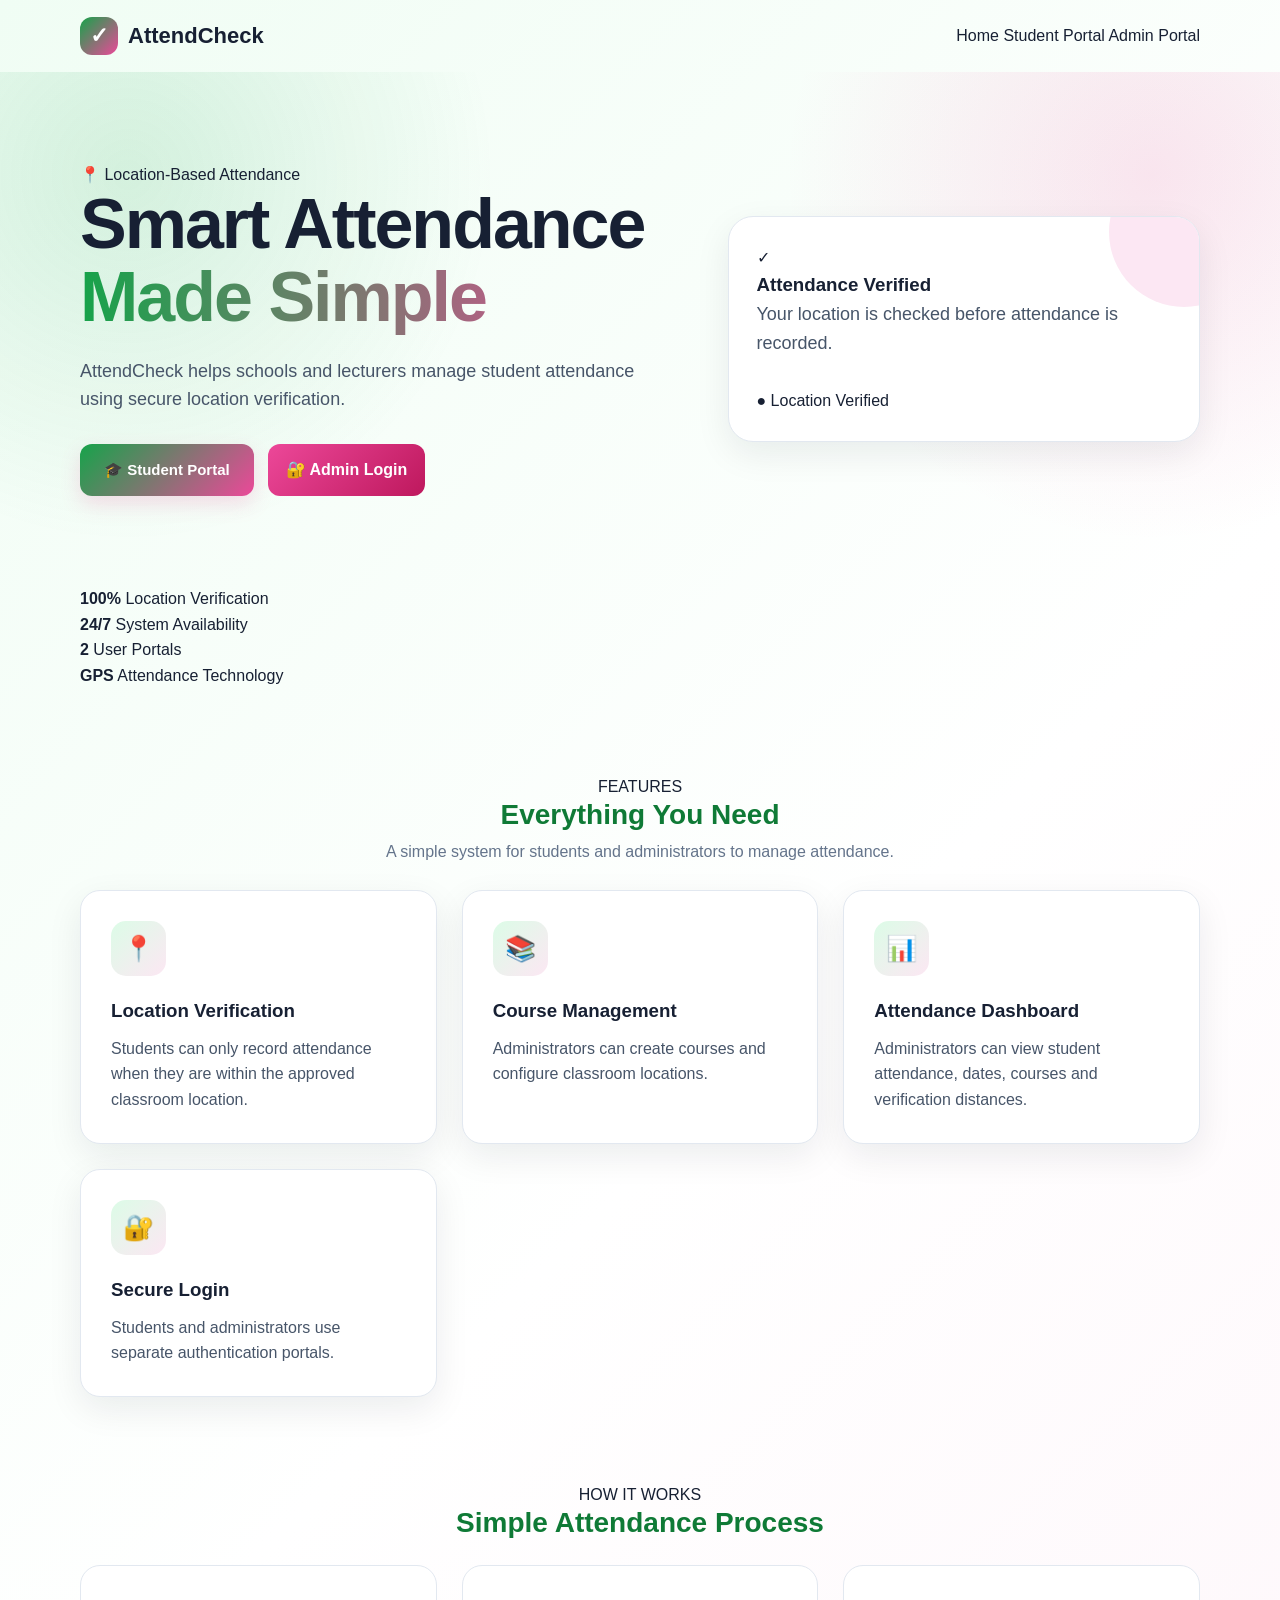
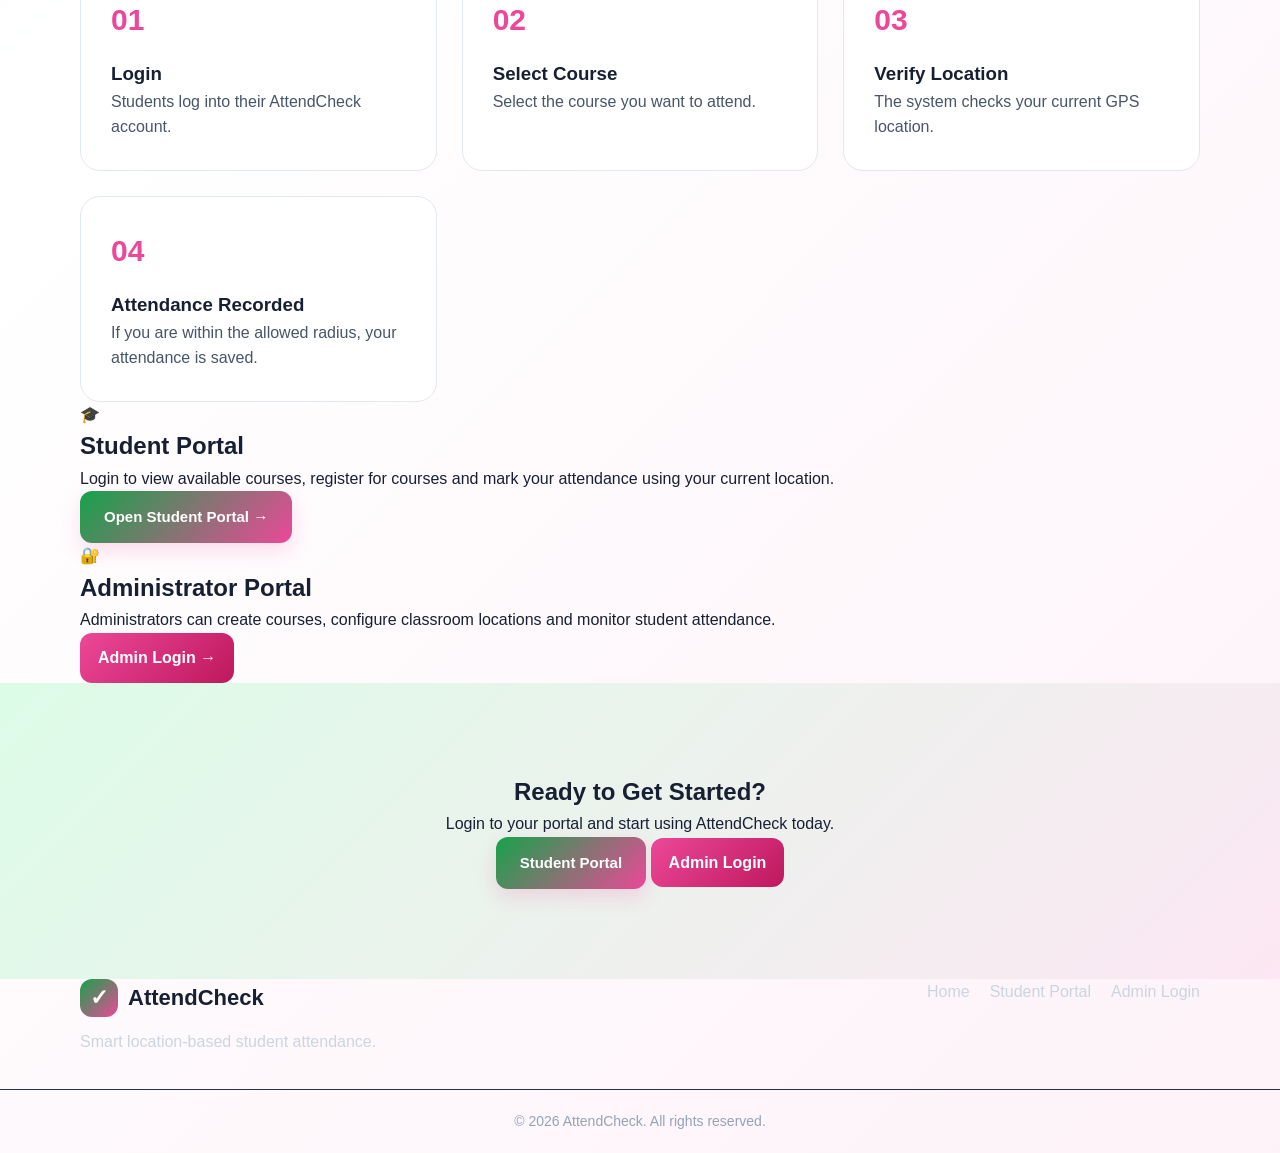
<file: index.html>
<!DOCTYPE html>
<html lang="en">

<head>
    <meta charset="UTF-8">
    <meta name="viewport" content="width=device-width, initial-scale=1.0">

    <title>AttendCheck - Student Attendance System</title>

    <link rel="stylesheet" href="style.css">
</head>

<body>

    <!-- ================= HEADER ================= -->

    <header class="site-header">

        <div class="container nav-container">

            <a href="index.html" class="logo">
                <span class="logo-icon">✓</span>
                <span>AttendCheck</span>
            </a>

            <nav class="main-nav">

                <a href="index.html" class="active">
                    Home
                </a>

                <a href="student.html">
                    Student Portal
                </a>

                <a href="admin-auth.html">
                    Admin Portal
                </a>

            </nav>

        </div>

    </header>


    <!-- ================= HERO ================= -->

    <main>

        <section class="hero">

            <div class="container hero-content">

                <div class="hero-text">

                    <span class="hero-badge">
                        📍 Location-Based Attendance
                    </span>

                    <h1>
                        Smart Attendance
                        <span>Made Simple</span>
                    </h1>

                    <p>
                        AttendCheck helps schools and lecturers manage
                        student attendance using secure location
                        verification.
                    </p>


                    <div class="hero-buttons">

                        <a href="student.html" class="primary-btn">
                            🎓 Student Portal
                        </a>

                        <a href="admin-auth.html" class="secondary-btn">
                            🔐 Admin Login
                        </a>

                    </div>

                </div>


                <div class="hero-card">

                    <div class="attendance-icon">
                        ✓
                    </div>

                    <h3>
                        Attendance Verified
                    </h3>

                    <p>
                        Your location is checked before attendance
                        is recorded.
                    </p>

                    <div class="verification">
                        <span>●</span>
                        Location Verified
                    </div>

                </div>

            </div>

        </section>


        <!-- ================= STATS ================= -->

        <section class="stats-section">

            <div class="container stats-grid">

                <div class="stat-card">
                    <strong>100%</strong>
                    <span>Location Verification</span>
                </div>

                <div class="stat-card">
                    <strong>24/7</strong>
                    <span>System Availability</span>
                </div>

                <div class="stat-card">
                    <strong>2</strong>
                    <span>User Portals</span>
                </div>

                <div class="stat-card">
                    <strong>GPS</strong>
                    <span>Attendance Technology</span>
                </div>

            </div>

        </section>


        <!-- ================= FEATURES ================= -->

        <section class="features-section">

            <div class="container">

                <div class="section-heading">

                    <span class="section-label">
                        FEATURES
                    </span>

                    <h2>
                        Everything You Need
                    </h2>

                    <p>
                        A simple system for students and administrators
                        to manage attendance.
                    </p>

                </div>


                <div class="features-grid">

                    <div class="feature-card">

                        <div class="feature-icon">
                            📍
                        </div>

                        <h3>
                            Location Verification
                        </h3>

                        <p>
                            Students can only record attendance when
                            they are within the approved classroom
                            location.
                        </p>

                    </div>


                    <div class="feature-card">

                        <div class="feature-icon">
                            📚
                        </div>

                        <h3>
                            Course Management
                        </h3>

                        <p>
                            Administrators can create courses and
                            configure classroom locations.
                        </p>

                    </div>


                    <div class="feature-card">

                        <div class="feature-icon">
                            📊
                        </div>

                        <h3>
                            Attendance Dashboard
                        </h3>

                        <p>
                            Administrators can view student attendance,
                            dates, courses and verification distances.
                        </p>

                    </div>


                    <div class="feature-card">

                        <div class="feature-icon">
                            🔐
                        </div>

                        <h3>
                            Secure Login
                        </h3>

                        <p>
                            Students and administrators use separate
                            authentication portals.
                        </p>

                    </div>

                </div>

            </div>

        </section>


        <!-- ================= HOW IT WORKS ================= -->

        <section class="steps-section">

            <div class="container">

                <div class="section-heading">

                    <span class="section-label">
                        HOW IT WORKS
                    </span>

                    <h2>
                        Simple Attendance Process
                    </h2>

                </div>


                <div class="steps-grid">

                    <div class="step-card">

                        <div class="step-number">
                            01
                        </div>

                        <h3>
                            Login
                        </h3>

                        <p>
                            Students log into their AttendCheck account.
                        </p>

                    </div>


                    <div class="step-card">

                        <div class="step-number">
                            02
                        </div>

                        <h3>
                            Select Course
                        </h3>

                        <p>
                            Select the course you want to attend.
                        </p>

                    </div>


                    <div class="step-card">

                        <div class="step-number">
                            03
                        </div>

                        <h3>
                            Verify Location
                        </h3>

                        <p>
                            The system checks your current GPS location.
                        </p>

                    </div>


                    <div class="step-card">

                        <div class="step-number">
                            04
                        </div>

                        <h3>
                            Attendance Recorded
                        </h3>

                        <p>
                            If you are within the allowed radius,
                            your attendance is saved.
                        </p>

                    </div>

                </div>

            </div>

        </section>


        <!-- ================= PORTALS ================= -->

        <section class="portal-section">

            <div class="container portal-grid">


                <!-- STUDENT -->

                <div class="portal-card student-portal">

                    <div class="portal-icon">
                        🎓
                    </div>

                    <h2>
                        Student Portal
                    </h2>

                    <p>
                        Login to view available courses, register for
                        courses and mark your attendance using your
                        current location.
                    </p>

                    <a href="student.html" class="primary-btn">
                        Open Student Portal →
                    </a>

                </div>


                <!-- ADMIN -->

                <div class="portal-card admin-portal">

                    <div class="portal-icon">
                        🔐
                    </div>

                    <h2>
                        Administrator Portal
                    </h2>

                    <p>
                        Administrators can create courses, configure
                        classroom locations and monitor student
                        attendance.
                    </p>

                    <a href="admin-auth.html" class="secondary-btn">
                        Admin Login →
                    </a>

                </div>

            </div>

        </section>


        <!-- ================= CTA ================= -->

        <section class="cta-section">

            <div class="container">

                <div class="cta-card">

                    <h2>
                        Ready to Get Started?
                    </h2>

                    <p>
                        Login to your portal and start using
                        AttendCheck today.
                    </p>

                    <div class="cta-buttons">

                        <a href="student.html" class="primary-btn">
                            Student Portal
                        </a>

                        <a href="admin-auth.html" class="secondary-btn">
                            Admin Login
                        </a>

                    </div>

                </div>

            </div>

        </section>

    </main>


    <!-- ================= FOOTER ================= -->

    <footer class="site-footer">

        <div class="container footer-content">

            <div>

                <a href="index.html" class="logo">
                    <span class="logo-icon">✓</span>
                    <span>AttendCheck</span>
                </a>

                <p>
                    Smart location-based student attendance.
                </p>

            </div>


            <div class="footer-links">

                <a href="index.html">
                    Home
                </a>

                <a href="student.html">
                    Student Portal
                </a>

                <a href="admin-auth.html">
                    Admin Login
                </a>

            </div>

        </div>


        <div class="footer-bottom">

            <p>
                © 2026 AttendCheck. All rights reserved.
            </p>

        </div>

    </footer>

</body>

</html>
</file>
<file: style.css>
/* =========================================
   ATTENDCHECK
   GREEN + PINK THEME
========================================= */

* {
    margin: 0;
    padding: 0;
    box-sizing: border-box;
}

:root {
    --green: #16a34a;
    --dark-green: #0f7a36;
    --light-green: #dcfce7;

    --pink: #ec4899;
    --dark-pink: #be185d;
    --light-pink: #fce7f3;

    --dark: #172033;
    --text: #475569;
    --white: #ffffff;
    --light: #f8fafc;
    --border: #e2e8f0;
    --shadow: 0 12px 35px rgba(15, 23, 42, 0.08);
}

html {
    scroll-behavior: smooth;
}

body {
    font-family: Arial, Helvetica, sans-serif;
    background: linear-gradient(
        135deg,
        #f0fdf4 0%,
        #ffffff 45%,
        #fdf2f8 100%
    );
    color: var(--dark);
    line-height: 1.6;
    min-height: 100vh;
}

a {
    text-decoration: none;
    color: inherit;
}

button,
input,
select {
    font-family: inherit;
}

.container {
    width: min(1120px, 92%);
    margin: auto;
}


/* =========================================
   HEADER
========================================= */

.header {
    background: rgba(255, 255, 255, 0.96);
    border-bottom: 1px solid var(--border);
    position: sticky;
    top: 0;
    z-index: 1000;
    backdrop-filter: blur(10px);
}

.nav-container {
    min-height: 72px;
    display: flex;
    align-items: center;
    justify-content: space-between;
    gap: 30px;
}

.logo {
    display: flex;
    align-items: center;
    gap: 10px;
    font-size: 22px;
    font-weight: 800;
    color: var(--dark);
}

.logo-icon {
    width: 38px;
    height: 38px;
    border-radius: 12px;
    display: grid;
    place-items: center;
    color: white;
    background: linear-gradient(
        135deg,
        var(--green),
        var(--pink)
    );
    font-weight: 900;
}

.nav {
    display: flex;
    align-items: center;
    gap: 8px;
}

.nav a {
    padding: 9px 15px;
    border-radius: 9px;
    color: var(--text);
    font-weight: 600;
    transition: 0.25s;
}

.nav a:hover {
    color: var(--green);
    background: var(--light-green);
}

.nav a.active {
    color: white;
    background: linear-gradient(
        135deg,
        var(--green),
        var(--pink)
    );
}


/* =========================================
   BUTTONS
========================================= */

.primary-btn,
.secondary-btn {
    display: inline-flex;
    justify-content: center;
    align-items: center;
    min-height: 46px;
    padding: 11px 20px;
    border-radius: 10px;
    font-weight: 700;
    cursor: pointer;
    transition: 0.25s;
}

.primary-btn {
    color: white;
    border: none;
    background: linear-gradient(
        135deg,
        var(--green),
        var(--pink)
    );
    box-shadow: 0 8px 20px rgba(236, 72, 153, 0.18);
}

.primary-btn:hover {
    transform: translateY(-2px);
    box-shadow: 0 12px 25px rgba(22, 163, 74, 0.22);
}

.secondary-btn {
    color: var(--dark-green);
    background: white;
    border: 2px solid var(--green);
}

.secondary-btn:hover {
    color: white;
    background: var(--green);
}


/* =========================================
   HERO
========================================= */

.hero {
    padding: 90px 0;
    background:
        radial-gradient(
            circle at 10% 20%,
            rgba(22, 163, 74, 0.14),
            transparent 30%
        ),
        radial-gradient(
            circle at 90% 20%,
            rgba(236, 72, 153, 0.14),
            transparent 30%
        );
}

.hero-content {
    display: grid;
    grid-template-columns: 1.1fr 0.9fr;
    align-items: center;
    gap: 70px;
}

.badge {
    display: inline-block;
    padding: 7px 13px;
    border-radius: 30px;
    background: var(--light-pink);
    color: var(--dark-pink);
    font-size: 13px;
    font-weight: 800;
    margin-bottom: 16px;
}

.hero h1 {
    font-size: clamp(42px, 6vw, 70px);
    line-height: 1.05;
    letter-spacing: -2px;
    margin-bottom: 22px;
}

.hero h1 span {
    display: block;
    background: linear-gradient(
        90deg,
        var(--green),
        var(--pink)
    );
    -webkit-background-clip: text;
    background-clip: text;
    color: transparent;
}

.hero p {
    max-width: 620px;
    font-size: 18px;
    color: var(--text);
    margin-bottom: 30px;
}

.hero-buttons {
    display: flex;
    gap: 14px;
    flex-wrap: wrap;
}


/* =========================================
   HERO CARD
========================================= */

.hero-card {
    background: white;
    border-radius: 25px;
    padding: 28px;
    box-shadow: var(--shadow);
    border: 1px solid var(--border);
    position: relative;
    overflow: hidden;
}

.hero-card::before {
    content: "";
    position: absolute;
    width: 150px;
    height: 150px;
    border-radius: 50%;
    background: var(--light-pink);
    right: -60px;
    top: -60px;
}

.card-top {
    display: flex;
    justify-content: space-between;
    align-items: center;
    position: relative;
}

.card-top small {
    color: var(--text);
}

.card-top h2 {
    margin-top: 4px;
}

.status {
    padding: 6px 11px;
    border-radius: 30px;
    font-size: 12px;
    font-weight: 800;
}

.active-status {
    color: #15803d;
    background: var(--light-green);
}

.pending-status {
    color: var(--dark-pink);
    background: var(--light-pink);
}

.attendance-circle {
    width: 190px;
    height: 190px;
    margin: 35px auto;
    border-radius: 50%;
    display: flex;
    flex-direction: column;
    justify-content: center;
    align-items: center;
    background:
        radial-gradient(
            circle,
            white 58%,
            transparent 59%
        ),
        conic-gradient(
            var(--green) 82%,
            var(--light-pink) 0
        );
}

.attendance-circle strong {
    font-size: 38px;
}

.attendance-circle span {
    color: var(--text);
}

.attendance-info {
    display: grid;
    grid-template-columns: repeat(3, 1fr);
    text-align: center;
    border-top: 1px solid var(--border);
    padding-top: 20px;
}

.attendance-info strong,
.attendance-info span {
    display: block;
}

.attendance-info span {
    color: var(--text);
    font-size: 13px;
}


/* =========================================
   SECTIONS
========================================= */

.features-section,
.how-section,
.preview-section,
.admin-preview-section,
.student-section,
.admin-section {
    padding: 85px 0;
}

.section-heading {
    text-align: center;
    max-width: 700px;
    margin: 0 auto 45px;
}

.section-heading h1,
.section-heading h2 {
    font-size: 38px;
    line-height: 1.15;
    margin-bottom: 14px;
}

.section-heading p {
    color: var(--text);
}


/* =========================================
   FEATURE CARDS
========================================= */

.features-grid {
    display: grid;
    grid-template-columns: repeat(3, 1fr);
    gap: 25px;
}

.feature-card {
    background: white;
    border: 1px solid var(--border);
    border-radius: 20px;
    padding: 30px;
    box-shadow: var(--shadow);
    transition: 0.25s;
}

.feature-card:hover {
    transform: translateY(-6px);
    border-color: var(--pink);
}

.feature-icon {
    width: 55px;
    height: 55px;
    border-radius: 15px;
    display: grid;
    place-items: center;
    font-size: 25px;
    background: linear-gradient(
        135deg,
        var(--light-green),
        var(--light-pink)
    );
    margin-bottom: 20px;
}

.feature-card h3 {
    margin-bottom: 10px;
}

.feature-card p {
    color: var(--text);
}


/* =========================================
   HOW IT WORKS
========================================= */

.how-section {
    background: linear-gradient(
        135deg,
        #ecfdf5,
        #fdf2f8
    );
}

.steps-grid {
    display: grid;
    grid-template-columns: repeat(3, 1fr);
    gap: 25px;
}

.step-card {
    background: white;
    padding: 30px;
    border-radius: 20px;
    border: 1px solid var(--border);
}

.step-number {
    color: var(--pink);
    font-size: 30px;
    font-weight: 900;
    margin-bottom: 15px;
}

.step-card p {
    color: var(--text);
}


/* =========================================
   PREVIEW
========================================= */

.preview-card {
    display: grid;
    grid-template-columns: 1fr 1fr;
    gap: 45px;
    align-items: center;
    padding: 50px;
    border-radius: 28px;
    background: linear-gradient(
        135deg,
        var(--green),
        var(--pink)
    );
    color: white;
}

.preview-text p {
    margin: 15px 0 25px;
    opacity: 0.9;
}

.preview-box {
    background: white;
    color: var(--dark);
    border-radius: 20px;
    padding: 25px;
}

.preview-header {
    display: flex;
    justify-content: space-between;
    align-items: center;
    margin-bottom: 25px;
}

.preview-location {
    display: flex;
    align-items: center;
    gap: 15px;
}

.preview-location strong,
.preview-location small {
    display: block;
}

.preview-location small {
    color: var(--text);
}

.location-icon {
    font-size: 30px;
}

.progress-line {
    height: 8px;
    background: var(--light-pink);
    border-radius: 20px;
    margin-top: 25px;
    overflow: hidden;
}

.progress-line span {
    display: block;
    width: 70%;
    height: 100%;
    background: linear-gradient(
        90deg,
        var(--green),
        var(--pink)
    );
}


/* =========================================
   ADMIN
========================================= */

.admin-features {
    display: grid;
    grid-template-columns: repeat(3, 1fr);
    gap: 25px;
}

.admin-feature {
    display: flex;
    gap: 18px;
    background: white;
    padding: 25px;
    border-radius: 18px;
    border: 1px solid var(--border);
    box-shadow: var(--shadow);
}

.admin-feature > span {
    font-size: 30px;
}

.admin-feature p {
    color: var(--text);
}

.center-button {
    text-align: center;
    margin-top: 35px;
}


/* =========================================
   ADMIN FORM
========================================= */

.admin-card {
    max-width: 800px;
    margin: auto;
    background: white;
    border: 1px solid var(--border);
    border-radius: 22px;
    padding: 35px;
    box-shadow: var(--shadow);
}

.form-group {
    margin-bottom: 20px;
}

.form-group label {
    display: block;
    margin-bottom: 8px;
    font-weight: 700;
}

.form-group input,
.form-group select {
    width: 100%;
    padding: 13px 15px;
    border: 1px solid var(--border);
    border-radius: 10px;
    outline: none;
    font-size: 15px;
    background: white;
}

.form-group input:focus,
.form-group select:focus {
    border-color: var(--pink);
    box-shadow: 0 0 0 3px var(--light-pink);
}

.form-row {
    display: grid;
    grid-template-columns: 1fr 1fr;
    gap: 20px;
}

.admin-card .primary-btn {
    width: 100%;
    margin-top: 10px;
}


/* =========================================
   STUDENT COURSES
========================================= */

.course-grid {
    display: grid;
    grid-template-columns: repeat(3, 1fr);
    gap: 25px;
    margin-top: 40px;
}

.course-card {
    background: white;
    border: 1px solid var(--border);
    border-radius: 20px;
    padding: 25px;
    box-shadow: var(--shadow);
    transition: 0.25s;
}

.course-card:hover {
    transform: translateY(-5px);
    border-color: var(--pink);
}

.course-card-header {
    display: flex;
    justify-content: space-between;
    gap: 15px;
    margin-bottom: 20px;
}

.course-code {
    display: inline-block;
    color: var(--green);
    font-size: 13px;
    font-weight: 800;
    margin-bottom: 5px;
}

.course-card h3 {
    font-size: 20px;
}

.course-status {
    height: fit-content;
    padding: 6px 10px;
    border-radius: 20px;
    background: var(--light-green);
    color: var(--dark-green);
    font-size: 12px;
    font-weight: 700;
}

.course-details {
    margin-bottom: 22px;
}

.course-details p {
    color: var(--text);
    margin: 8px 0;
}

.course-card .primary-btn {
    width: 100%;
    border: none;
}

.empty-state,
.loading-state {
    grid-column: 1 / -1;
    text-align: center;
    padding: 50px 20px;
}

.empty-state {
    background: white;
    border-radius: 20px;
    border: 1px solid var(--border);
}

.empty-state p,
.loading-state p {
    color: var(--text);
}

.loader {
    width: 38px;
    height: 38px;
    border: 4px solid var(--light-pink);
    border-top-color: var(--green);
    border-right-color: var(--pink);
    border-radius: 50%;
    margin: 0 auto 15px;
    animation: spin 1s linear infinite;
}

@keyframes spin {
    to {
        transform: rotate(360deg);
    }
}


/* =========================================
   LOCATION CARD
========================================= */

.location-card {
    margin-top: 45px;
    padding: 30px;
    background: white;
    border: 1px solid var(--border);
    border-radius: 20px;
    box-shadow: var(--shadow);
    display: flex;
    align-items: center;
    gap: 20px;
}

.location-card div:nth-child(2) {
    flex: 1;
}

.location-card h2 {
    margin-bottom: 5px;
}

.location-card p {
    color: var(--text);
}


/* =========================================
   CTA
========================================= */

.cta-section {
    padding: 90px 0;
    text-align: center;
    background: linear-gradient(
        135deg,
        #dcfce7,
        #fce7f3
    );
}

.cta-content h2 {
    font-size: 40px;
    margin-bottom: 12px;
}

.cta-content p {
    color: var(--text);
    margin-bottom: 25px;
}


/* =========================================
   FOOTER
========================================= */

.footer {
    background: #101827;
    color: white;
    padding-top: 45px;
}

.footer-content {
    display: flex;
    justify-content: space-between;
    gap: 40px;
    padding-bottom: 35px;
}

.footer .logo {
    color: white;
}

.footer-content p {
    color: #cbd5e1;
    margin-top: 12px;
    max-width: 400px;
}

.footer-links {
    display: flex;
    gap: 20px;
}

.footer-links a {
    color: #cbd5e1;
}

.footer-links a:hover {
    color: #f472b6;
}

.footer-bottom {
    text-align: center;
    padding: 20px;
    border-top: 1px solid #263244;
    color: #94a3b8;
    font-size: 14px;
}


/* =========================================
   RESPONSIVE
========================================= */

@media (max-width: 900px) {

    .hero-content {
        grid-template-columns: 1fr;
        gap: 45px;
    }

    .features-grid,
    .steps-grid,
    .admin-features {
        grid-template-columns: 1fr 1fr;
    }

    .course-grid {
        grid-template-columns: 1fr 1fr;
    }

    .preview-card {
        grid-template-columns: 1fr;
    }

}


@media (max-width: 650px) {

    .nav-container {
        flex-direction: column;
        padding: 15px 0;
    }

    .nav {
        width: 100%;
        justify-content: center;
        flex-wrap: wrap;
    }

    .hero {
        padding: 60px 0;
    }

    .hero h1 {
        font-size: 44px;
    }

    .section-heading h1,
    .section-heading h2 {
        font-size: 30px;
    }

    .features-grid,
    .steps-grid,
    .admin-features,
    .course-grid {
        grid-template-columns: 1fr;
    }

    .form-row {
        grid-template-columns: 1fr;
        gap: 0;
    }

    .preview-card {
        padding: 30px 22px;
    }

    .location-card {
        flex-direction: column;
        align-items: flex-start;
    }

    .location-card .secondary-btn {
        width: 100%;
    }

    .footer-content {
        flex-direction: column;
    }

    .footer-links {
        flex-wrap: wrap;
    }

}
/* ==========================================
   ADMIN COURSE SETUP
========================================== */

.admin-section {
    max-width: 1100px;
    margin: 40px auto;
    padding: 30px;
    background: #ffffff;
    border-radius: 22px;
    box-shadow: 0 12px 35px rgba(15, 122, 54, 0.12);
}

.section-heading {
    margin-bottom: 25px;
}

.section-heading h2 {
    margin: 0 0 8px;
    color: var(--dark-green);
    font-size: 28px;
}

.section-heading p {
    margin: 0;
    color: #64748b;
}

.course-form {
    display: grid;
    grid-template-columns: repeat(2, 1fr);
    gap: 20px;
}

.form-group {
    display: flex;
    flex-direction: column;
    gap: 8px;
}

.form-group label {
    font-weight: 700;
    color: #334155;
}

.form-group input,
.form-group select {
    width: 100%;
    box-sizing: border-box;
    padding: 13px 15px;
    border: 1px solid #cbd5e1;
    border-radius: 12px;
    background: #ffffff;
    color: #1e293b;
    font-size: 15px;
    outline: none;
    transition: 0.2s ease;
}

.form-group input:focus,
.form-group select:focus {
    border-color: var(--green);
    box-shadow: 0 0 0 3px rgba(22, 163, 74, 0.12);
}

.form-group small {
    color: #64748b;
    font-size: 12px;
}

.location-group {
    justify-content: flex-start;
}

.secondary-btn {
    width: fit-content;
    border: none;
    padding: 12px 18px;
    border-radius: 12px;
    background: linear-gradient(
        135deg,
        var(--pink),
        var(--dark-pink)
    );
    color: white;
    font-weight: 700;
    cursor: pointer;
    transition: 0.2s ease;
}

.secondary-btn:hover {
    transform: translateY(-2px);
}

.secondary-btn:disabled {
    opacity: 0.6;
    cursor: not-allowed;
}

.primary-btn {
    border: none;
    padding: 14px 24px;
    border-radius: 12px;
    background: linear-gradient(
        135deg,
        var(--green),
        var(--pink)
    );
    color: white;
    font-size: 15px;
    font-weight: 700;
    cursor: pointer;
    transition: 0.2s ease;
}

.primary-btn:hover {
    transform: translateY(-2px);
    box-shadow: 0 8px 20px rgba(22, 163, 74, 0.2);
}

.form-actions {
    grid-column: 1 / -1;
    margin-top: 5px;
}

.form-message {
    color: var(--dark-green);
    font-weight: 600;
}

#locationMessage,
#courseMessage {
    margin: 5px 0 0;
}


/* ==========================================
   RESPONSIVE ADMIN FORM
========================================== */

@media (max-width: 768px) {

    .admin-section {
        margin: 20px 15px;
        padding: 20px;
    }

    .course-form {
        grid-template-columns: 1fr;
    }

    .form-actions {
        grid-column: auto;
    }
}
// ==========================================
// ATTENDCHECK - ADMIN SYSTEM
// Course Setup + Sessions + Testing Mode
// Attendance Records
// ==========================================

import { auth, db } from "./firebase.js";

import {
    onAuthStateChanged,
    signOut
} from "https://www.gstatic.com/firebasejs/12.2.1/firebase-auth.js";

import {
    collection,
    addDoc,
    getDocs,
    doc,
    getDoc,
    setDoc,
    updateDoc,
    serverTimestamp
} from "https://www.gstatic.com/firebasejs/12.2.1/firebase-firestore.js";


// ==========================================
// ELEMENTS
// ==========================================

const courseForm = document.getElementById("courseForm");
const courseCode = document.getElementById("courseCode");
const courseTitle = document.getElementById("courseTitle");
const classLocation = document.getElementById("classLocation");
const getLocationBtn = document.getElementById("getLocationBtn");
const locationMessage = document.getElementById("locationMessage");
const latitudeInput = document.getElementById("latitude");
const longitudeInput = document.getElementById("longitude");
const radiusInput = document.getElementById("radius");

const sessionForm = document.getElementById("sessionForm");
const sessionCourse = document.getElementById("sessionCourse");
const sessionDate = document.getElementById("sessionDate");
const sessionStartTime = document.getElementById("sessionStartTime");
const sessionEndTime = document.getElementById("sessionEndTime");
const sessionMessage = document.getElementById("sessionMessage");
const generatedCodeBox = document.getElementById("generatedCodeBox");
const generatedAttendanceCode =
    document.getElementById("generatedAttendanceCode");
const copyAttendanceCodeBtn =
    document.getElementById("copyAttendanceCodeBtn");

const refreshSessionsBtn =
    document.getElementById("refreshSessionsBtn");

const sessionsMessage =
    document.getElementById("sessionsMessage");

const activeSessionsList =
    document.getElementById("activeSessionsList");

const testingModeStatus =
    document.getElementById("testingModeStatus");

const testingModeBtn =
    document.getElementById("testingModeBtn");

const testingModeMessage =
    document.getElementById("testingModeMessage");

const totalAttendance =
    document.getElementById("totalAttendance");

const todayAttendance =
    document.getElementById("todayAttendance");

const uniqueStudents =
    document.getElementById("uniqueStudents");

const attendanceSearch =
    document.getElementById("attendanceSearch");

const refreshAttendanceBtn =
    document.getElementById("refreshAttendanceBtn");

const attendanceTableBody =
    document.getElementById("attendanceTableBody");


// ==========================================
// VARIABLES
// ==========================================

let currentAdmin = null;
let currentAdminProfile = null;

let courses = [];
let attendanceRecords = [];

let testingMode = false;


// ==========================================
// AUTH PROTECTION
// ==========================================

onAuthStateChanged(auth, async (user) => {

    if (!user) {
        window.location.replace("admin-auth.html");
        return;
    }

    try {

        const adminRef =
            doc(db, "users", user.uid);

        const adminSnap =
            await getDoc(adminRef);

        if (!adminSnap.exists()) {

            await signOut(auth);

            window.location.replace("admin-auth.html");

            return;
        }

        const adminData =
            adminSnap.data();

        if (adminData.role !== "admin") {

            await signOut(auth);

            window.location.replace("admin-auth.html");

            return;
        }

        currentAdmin = user;

        currentAdminProfile = adminData;

        await loadTestingMode();
        await loadCourses();
        await loadActiveSessions();
        await loadAttendance();

    } catch (error) {

        console.error(
            "Admin authentication error:",
            error
        );
    }
});


// ==========================================
// LOGOUT
// ==========================================

const logoutButtons =
    document.querySelectorAll(
        "#adminLogoutBtn, .admin-logout-btn"
    );

logoutButtons.forEach((button) => {

    button.addEventListener(
        "click",
        async () => {

            try {

                await signOut(auth);

                window.location.replace(
                    "admin-auth.html"
                );

            } catch (error) {

                console.error(
                    "Logout error:",
                    error
                );
            }
        }
    );
});


// ==========================================
// GET CURRENT DATE
// ==========================================

function getLocalDate() {

    const now = new Date();

    const year =
        now.getFullYear();

    const month =
        String(
            now.getMonth() + 1
        ).padStart(2, "0");

    const day =
        String(
            now.getDate()
        ).padStart(2, "0");

    return `${year}-${month}-${day}`;
}


// ==========================================
// GENERATE 6 DIGIT CODE
// ==========================================

function generateAttendanceCode() {

    return String(
        Math.floor(
            100000 +
            Math.random() * 900000
        )
    );
}


// ==========================================
// TESTING MODE
// ==========================================

async function loadTestingMode() {

    try {

        const settingsRef =
            doc(
                db,
                "settings",
                "system"
            );

        const settingsSnap =
            await getDoc(settingsRef);

        if (
            settingsSnap.exists()
        ) {

            testingMode =
                settingsSnap.data().testingMode === true;

        } else {

            testingMode = false;
        }

        updateTestingModeUI();

    } catch (error) {

        console.error(
            "Testing mode error:",
            error
        );

        testingMode = false;

        updateTestingModeUI();
    }
}


// ==========================================
// TESTING MODE UI
// ==========================================

function updateTestingModeUI() {

    if (testingModeStatus) {

        testingModeStatus.textContent =
            testingMode
                ? "🧪 Testing Mode is active"
                : "🔒 Testing Mode is OFF";
    }


    if (testingModeBtn) {

        testingModeBtn.textContent =
            testingMode
                ? "Turn Testing Mode OFF"
                : "Turn Testing Mode ON";
    }


    if (testingModeMessage) {

        testingModeMessage.textContent =
            testingMode
                ? "🧪 Testing Mode is active. GPS distance restrictions can be bypassed for test attendance."
                : "Normal attendance mode is active. Students must be within the configured GPS radius.";
    }
}


// ==========================================
// TOGGLE TESTING MODE
// ==========================================

if (testingModeBtn) {

    testingModeBtn.addEventListener(
        "click",
        async () => {

            if (!currentAdmin) {
                return;
            }

            try {

                testingMode =
                    !testingMode;


                await setDoc(
                    doc(
                        db,
                        "settings",
                        "system"
                    ),
                    {
                        testingMode:
                            testingMode,

                        updatedBy:
                            currentAdmin.uid,

                        updatedAt:
                            serverTimestamp()
                    },
                    {
                        merge: true
                    }
                );


                updateTestingModeUI();


            } catch (error) {

                console.error(
                    "Could not update testing mode:",
                    error
                );

                testingMode =
                    !testingMode;

                updateTestingModeUI();

                if (testingModeMessage) {

                    testingModeMessage.textContent =
                        "Unable to update Testing Mode. Please try again.";
                }
            }
        }
    );
}


// ==========================================
// GET ADMIN GPS LOCATION
// ==========================================

if (getLocationBtn) {

    getLocationBtn.addEventListener(
        "click",
        () => {

            if (!navigator.geolocation) {

                if (locationMessage) {
                    locationMessage.textContent =
                        "Geolocation is not supported by this browser.";
                }

                return;
            }


            getLocationBtn.disabled = true;

            getLocationBtn.textContent =
                "Getting Location...";


            navigator.geolocation.getCurrentPosition(

                (position) => {

                    const lat =
                        position.coords.latitude;

                    const lng =
                        position.coords.longitude;


                    if (latitudeInput) {
                        latitudeInput.value =
                            lat;
                    }

                    if (longitudeInput) {
                        longitudeInput.value =
                            lng;
                    }


                    if (classLocation) {

                        classLocation.value =
                            `${lat.toFixed(6)}, ${lng.toFixed(6)}`;
                    }


                    if (locationMessage) {

                        locationMessage.textContent =
                            "✅ Class location captured successfully.";
                    }


                    getLocationBtn.disabled = false;

                    getLocationBtn.textContent =
                        "Use My Current Location";

                },

                (error) => {

                    console.error(
                        "Location error:",
                        error
                    );


                    if (locationMessage) {

                        locationMessage.textContent =
                            "❌ Unable to get your location. Please allow location access.";
                    }


                    getLocationBtn.disabled = false;

                    getLocationBtn.textContent =
                        "Use My Current Location";
                },

                {
                    enableHighAccuracy: true,
                    timeout: 15000,
                    maximumAge: 0
                }
            );
        }
    );
}


// ==========================================
// CREATE COURSE
// ==========================================

if (courseForm) {

    courseForm.addEventListener(
        "submit",
        async (event) => {

            event.preventDefault();


            if (!currentAdmin) {
                return;
            }


            const code =
                courseCode?.value
                    .trim()
                    .toUpperCase();

            const title =
                courseTitle?.value
                    .trim();

            const location =
                classLocation?.value
                    .trim();

            const latitude =
                Number(
                    latitudeInput?.value
                );

            const longitude =
                Number(
                    longitudeInput?.value
                );

            const radius =
                Number(
                    radiusInput?.value
                );


            if (
                !code ||
                !title ||
                !Number.isFinite(latitude) ||
                !Number.isFinite(longitude) ||
                !Number.isFinite(radius)
            ) {

                if (locationMessage) {

                    locationMessage.textContent =
                        "Please complete all course and location fields.";
                }

                return;
            }


            try {

                await addDoc(
                    collection(
                        db,
                        "courses"
                    ),
                    {
                        code: code,
                        title: title,
                        location: location,

                        latitude:
                            latitude,

                        longitude:
                            longitude,

                        radius:
                            radius,

                        createdAt:
                            serverTimestamp(),

                        createdBy:
                            currentAdmin.uid
                    }
                );


                if (locationMessage) {

                    locationMessage.textContent =
                        "✅ Course created successfully.";
                }


                courseForm.reset();

                await loadCourses();

            } catch (error) {

                console.error(
                    "Course creation error:",
                    error
                );

                if (locationMessage) {

                    locationMessage.textContent =
                        "❌ Unable to create course.";
                }
            }
        }
    );
}


// ==========================================
// LOAD COURSES
// ==========================================

async function loadCourses() {

    try {

        const snapshot =
            await getDocs(
                collection(
                    db,
                    "courses"
                )
            );


        courses = [];


        snapshot.forEach(
            (docSnap) => {

                courses.push({
                    id: docSnap.id,
                    ...docSnap.data()
                });

            }
        );


        populateCourseDropdown();

    } catch (error) {

        console.error(
            "Loading courses failed:",
            error
        );
    }
}


// ==========================================
// COURSE DROPDOWN
// ==========================================

function populateCourseDropdown() {

    if (!sessionCourse) {
        return;
    }


    sessionCourse.innerHTML =
        `<option value="">
            Select Course
        </option>`;


    courses.forEach(
        (course) => {

            const option =
                document.createElement(
                    "option"
                );


            option.value =
                course.id;


            option.textContent =
                `${course.code || "---"} - ${course.title || "Untitled Course"}`;


            sessionCourse.appendChild(
                option
            );
        }
    );
}


// ==========================================
// CREATE ATTENDANCE SESSION
// ==========================================

if (sessionForm) {

    sessionForm.addEventListener(
        "submit",
        async (event) => {

            event.preventDefault();


            if (!currentAdmin) {
                return;
            }


            const selectedCourseId =
                sessionCourse?.value;


            if (!selectedCourseId) {

                showSessionMessage(
                    "Please select a course."
                );

                return;
            }


            const selectedCourse =
                courses.find(
                    (course) =>
                        course.id ===
                        selectedCourseId
                );


            if (!selectedCourse) {

                showSessionMessage(
                    "Selected course could not be found."
                );

                return;
            }


            const date =
                sessionDate?.value;


            const startTime =
                sessionStartTime?.value;


            const endTime =
                sessionEndTime?.value;


            if (
                !date ||
                !startTime ||
                !endTime
            ) {

                showSessionMessage(
                    "Please complete the session date and time."
                );

                return;
            }


            if (endTime <= startTime) {

                showSessionMessage(
                    "End time must be later than start time."
                );

                return;
            }


            const attendanceCode =
                generateAttendanceCode();


            try {

                await addDoc(
                    collection(
                        db,
                        "attendanceSessions"
                    ),
                    {

                        courseId:
                            selectedCourse.id,

                        courseCode:
                            selectedCourse.code || "",

                        courseTitle:
                            selectedCourse.title || "",

                        date:
                            date,

                        startTime:
                            startTime,

                        endTime:
                            endTime,

                        latitude:
                            Number(
                                selectedCourse.latitude
                            ),

                        longitude:
                            Number(
                                selectedCourse.longitude
                            ),

                        radius:
                            Number(
                                selectedCourse.radius
                            ),

                        code:
                            attendanceCode,

                        createdBy:
                            currentAdmin.uid,

                        createdAt:
                            serverTimestamp(),

                        active:
                            true,

                        testingMode:
                            testingMode === true
                    }
                );


                if (generatedCodeBox) {
                    generatedCodeBox.style.display =
                        "block";
                }


                if (generatedAttendanceCode) {

                    generatedAttendanceCode.textContent =
                        attendanceCode;
                }


                showSessionMessage(
                    testingMode
                        ? "🧪 Test attendance session created successfully."
                        : "✅ Attendance session created successfully."
                );


                sessionForm.reset();


                await loadActiveSessions();

            } catch (error) {

                console.error(
                    "Session creation error:",
                    error
                );

                showSessionMessage(
                    "❌ Unable to create attendance session."
                );
            }
        }
    );
}


// ==========================================
// SESSION MESSAGE
// ==========================================

function showSessionMessage(message) {

    if (sessionMessage) {
        sessionMessage.textContent =
            message;
    }
}


// ==========================================
// LOAD ACTIVE SESSIONS
// ==========================================

async function loadActiveSessions() {

    if (!activeSessionsList) {
        return;
    }


    try {

        const snapshot =
            await getDocs(
                collection(
                    db,
                    "attendanceSessions"
                )
            );


        const sessions = [];


        snapshot.forEach(
            (docSnap) => {

                const data =
                    docSnap.data();


                if (data.active === true) {

                    sessions.push({
                        id: docSnap.id,
                        ...data
                    });
                }
            }
        );


        sessions.sort(
            (a, b) => {

                const first =
                    `${a.date || ""} ${a.startTime || ""}`;

                const second =
                    `${b.date || ""} ${b.startTime || ""}`;

                return second.localeCompare(
                    first
                );
            }
        );


        renderActiveSessions(
            sessions
        );


    } catch (error) {

        console.error(
            "Loading active sessions failed:",
            error
        );


        if (sessionsMessage) {

            sessionsMessage.textContent =
                "Unable to load active sessions.";
        }
    }
}


// ==========================================
// RENDER ACTIVE SESSIONS
// ==========================================

function renderActiveSessions(sessions) {

    if (!activeSessionsList) {
        return;
    }


    if (!sessions.length) {

        activeSessionsList.innerHTML =
            `<div class="empty-state">
                No active attendance sessions.
            </div>`;

        return;
    }


    activeSessionsList.innerHTML = "";


    sessions.forEach(
        (session) => {

            const card =
                document.createElement(
                    "div"
                );


            card.className =
                "session-card";


            const modeText =
                session.testingMode === true
                    ? "🧪 Testing Mode"
                    : "📍 Normal Mode";


            card.innerHTML = `

                <div class="session-card-content">

                    <div class="session-card-main">

                        <span class="session-mode">
                            ${modeText}
                        </span>

                        <h3>
                            ${session.courseCode || "---"}
                        </h3>

                        <p>
                            ${session.courseTitle || "Untitled Course"}
                        </p>

                        <div class="session-details">

                            <span>
                                📅 ${session.date || "-"}
                            </span>

                            <span>
                                🕐 ${session.startTime || "--:--"}
                                -
                                ${session.endTime || "--:--"}
                            </span>

                            <span>
                                🔢 Code:
                                <strong>
                                    ${session.code || "------"}
                                </strong>
                            </span>

                        </div>

                    </div>


                    <div class="session-card-actions">

                        <span class="active-badge">
                            ACTIVE
                        </span>

                        <button
                            type="button"
                            class="close-session-btn"
                            data-id="${session.id}"
                        >
                            Close Session
                        </button>

                    </div>

                </div>
            `;


            activeSessionsList.appendChild(
                card
            );
        }
    );


    document
        .querySelectorAll(
            ".close-session-btn"
        )
        .forEach(
            (button) => {

                button.addEventListener(
                    "click",
                    () => {

                        closeSession(
                            button.dataset.id
                        );
                    }
                );
            }
        );
}


// ==========================================
// CLOSE SESSION
// ==========================================

async function closeSession(
    sessionId
) {

    if (!sessionId || !currentAdmin) {
        return;
    }


    const confirmClose =
        confirm(
            "Are you sure you want to close this attendance session?"
        );


    if (!confirmClose) {
        return;
    }


    try {

        await updateDoc(
            doc(
                db,
                "attendanceSessions",
                sessionId
            ),
            {
                active: false,

                closedAt:
                    serverTimestamp(),

                closedBy:
                    currentAdmin.uid
            }
        );


        if (sessionsMessage) {

            sessionsMessage.textContent =
                "✅ Attendance session closed.";
        }


        await loadActiveSessions();


    } catch (error) {

        console.error(
            "Closing session failed:",
            error
        );


        if (sessionsMessage) {

            sessionsMessage.textContent =
                "❌ Unable to close attendance session.";
        }
    }
}


// ==========================================
// LOAD ATTENDANCE
// ==========================================

async function loadAttendance() {

    if (!attendanceTableBody) {
        return;
    }


    try {

        const snapshot =
            await getDocs(
                collection(
                    db,
                    "attendance"
                )
            );


        attendanceRecords = [];


        snapshot.forEach(
            (docSnap) => {

                attendanceRecords.push({
                    id: docSnap.id,
                    ...docSnap.data()
                });

            }
        );


        attendanceRecords.sort(
            (a, b) => {

                const timeA =
                    a.timestamp?.seconds ||
                    0;

                const timeB =
                    b.timestamp?.seconds ||
                    0;

                return timeB - timeA;
            }
        );


        updateAttendanceStats(
            attendanceRecords
        );


        renderAttendanceTable(
            attendanceRecords
        );


    } catch (error) {

        console.error(
            "Loading attendance failed:",
            error
        );


        attendanceTableBody.innerHTML =
            `<tr>
                <td colspan="10">
                    Unable to load attendance records.
                </td>
            </tr>`;
    }
}


// ==========================================
// ATTENDANCE STATISTICS
// ==========================================

function updateAttendanceStats(
    records
) {

    const today =
        getLocalDate();


    const todayRecords =
        records.filter(
            (record) =>
                record.date === today
        );


    const students =
        new Set();


    records.forEach(
        (record) => {

            if (record.studentId) {

                students.add(
                    record.studentId
                );
            }
        }
    );


    if (totalAttendance) {

        totalAttendance.textContent =
            records.length;
    }


    if (todayAttendance) {

        todayAttendance.textContent =
            todayRecords.length;
    }


    if (uniqueStudents) {

        uniqueStudents.textContent =
            students.size;
    }
}


// ==========================================
// RENDER ATTENDANCE TABLE
// ==========================================

function renderAttendanceTable(
    records
) {

    if (!attendanceTableBody) {
        return;
    }


    const searchTerm =
        attendanceSearch?.value
            ?.trim()
            .toLowerCase() || "";


    const filtered =
        records.filter(
            (record) => {

                if (!searchTerm) {
                    return true;
                }


                const searchableText = [

                    record.studentName,

                    record.matricNumber,

                    record.email,

                    record.courseCode,

                    record.courseTitle,

                    record.date,

                    record.status

                ]
                .filter(Boolean)
                .join(" ")
                .toLowerCase();


                return searchableText.includes(
                    searchTerm
                );
            }
        );


    if (!filtered.length) {

        attendanceTableBody.innerHTML =
            `<tr>
                <td colspan="10">
                    No attendance records found.
                </td>
            </tr>`;

        return;
    }


    attendanceTableBody.innerHTML = "";


    filtered.forEach(
        (record) => {

            const row =
                document.createElement(
                    "tr"
                );


            const isTest =
                record.testingMode === true ||
                record.status === "Test Attendance";


            const status =
                isTest
                    ? "🧪 Test Attendance"
                    : "✅ Present";


            let timestamp =
                "-";


            if (
                record.timestamp &&
                record.timestamp.seconds
            ) {

                timestamp =
                    new Date(
                        record.timestamp.seconds *
                        1000
                    ).toLocaleTimeString(
                        [],
                        {
                            hour: "2-digit",
                            minute: "2-digit"
                        }
                    );
            }


            let distanceText =
                "-";


            if (
                record.distance !== null &&
                record.distance !== undefined &&
                Number.isFinite(
                    Number(record.distance)
                )
            ) {

                distanceText =
                    `${Math.round(
                        Number(record.distance)
                    )}m`;
            }


            row.innerHTML = `

                <td>
                    <strong>
                        ${record.studentName || "-"}
                    </strong>
                    <small>
                        ${record.email || ""}
                    </small>
                </td>

                <td>
                    ${record.matricNumber || "-"}
                </td>

                <td>
                    <strong>
                        ${record.courseCode || "-"}
                    </strong>
                    <small>
                        ${record.courseTitle || ""}
                    </small>
                </td>

                <td>
                    ${record.date || "-"}
                </td>

                <td>
                    ${timestamp}
                </td>

                <td>
                    ${distanceText}
                </td>

                <td>
                    ${record.radius || "-"}m
                </td>

                <td>
                    <span class="${isTest ? "test-status" : "present-status"}">
                        ${status}
                    </span>
                </td>

            `;


            attendanceTableBody.appendChild(
                row
            );
        }
    );
}


// ==========================================
// SEARCH ATTENDANCE
// ==========================================

if (attendanceSearch) {

    attendanceSearch.addEventListener(
        "input",
        () => {

            renderAttendanceTable(
                attendanceRecords
            );
        }
    );
}


// ==========================================
// REFRESH ATTENDANCE
// ==========================================

if (refreshAttendanceBtn) {

    refreshAttendanceBtn.addEventListener(
        "click",
        async () => {

            refreshAttendanceBtn.disabled =
                true;


            refreshAttendanceBtn.textContent =
                "Refreshing...";


            await loadAttendance();


            refreshAttendanceBtn.disabled =
                false;


            refreshAttendanceBtn.textContent =
                "Refresh Attendance";
        }
    );
}


// ==========================================
// REFRESH ACTIVE SESSIONS
// ==========================================

if (refreshSessionsBtn) {

    refreshSessionsBtn.addEventListener(
        "click",
        async () => {

            refreshSessionsBtn.disabled =
                true;


            refreshSessionsBtn.textContent =
                "Refreshing...";


            await loadActiveSessions();


            refreshSessionsBtn.disabled =
                false;


            refreshSessionsBtn.textContent =
                "Refresh Sessions";
        }
    );
}


// ==========================================
// COPY ATTENDANCE CODE
// ==========================================

if (copyAttendanceCodeBtn) {

    copyAttendanceCodeBtn.addEventListener(
        "click",
        async () => {

            const code =
                generatedAttendanceCode
                    ?.textContent
                    ?.trim();


            if (!code) {
                return;
            }


            try {

                await navigator.clipboard.writeText(
                    code
                );


                copyAttendanceCodeBtn.textContent =
                    "Copied ✓";


                setTimeout(
                    () => {

                        copyAttendanceCodeBtn.textContent =
                            "Copy Code";

                    },
                    2000
                );

            } catch (error) {

                console.error(
                    "Copy failed:",
                    error
                );
            }
        }
    );
}


// ==========================================
// DEFAULT SESSION DATE
// ==========================================

if (sessionDate) {

    sessionDate.value =
        getLocalDate();
}
</file>
